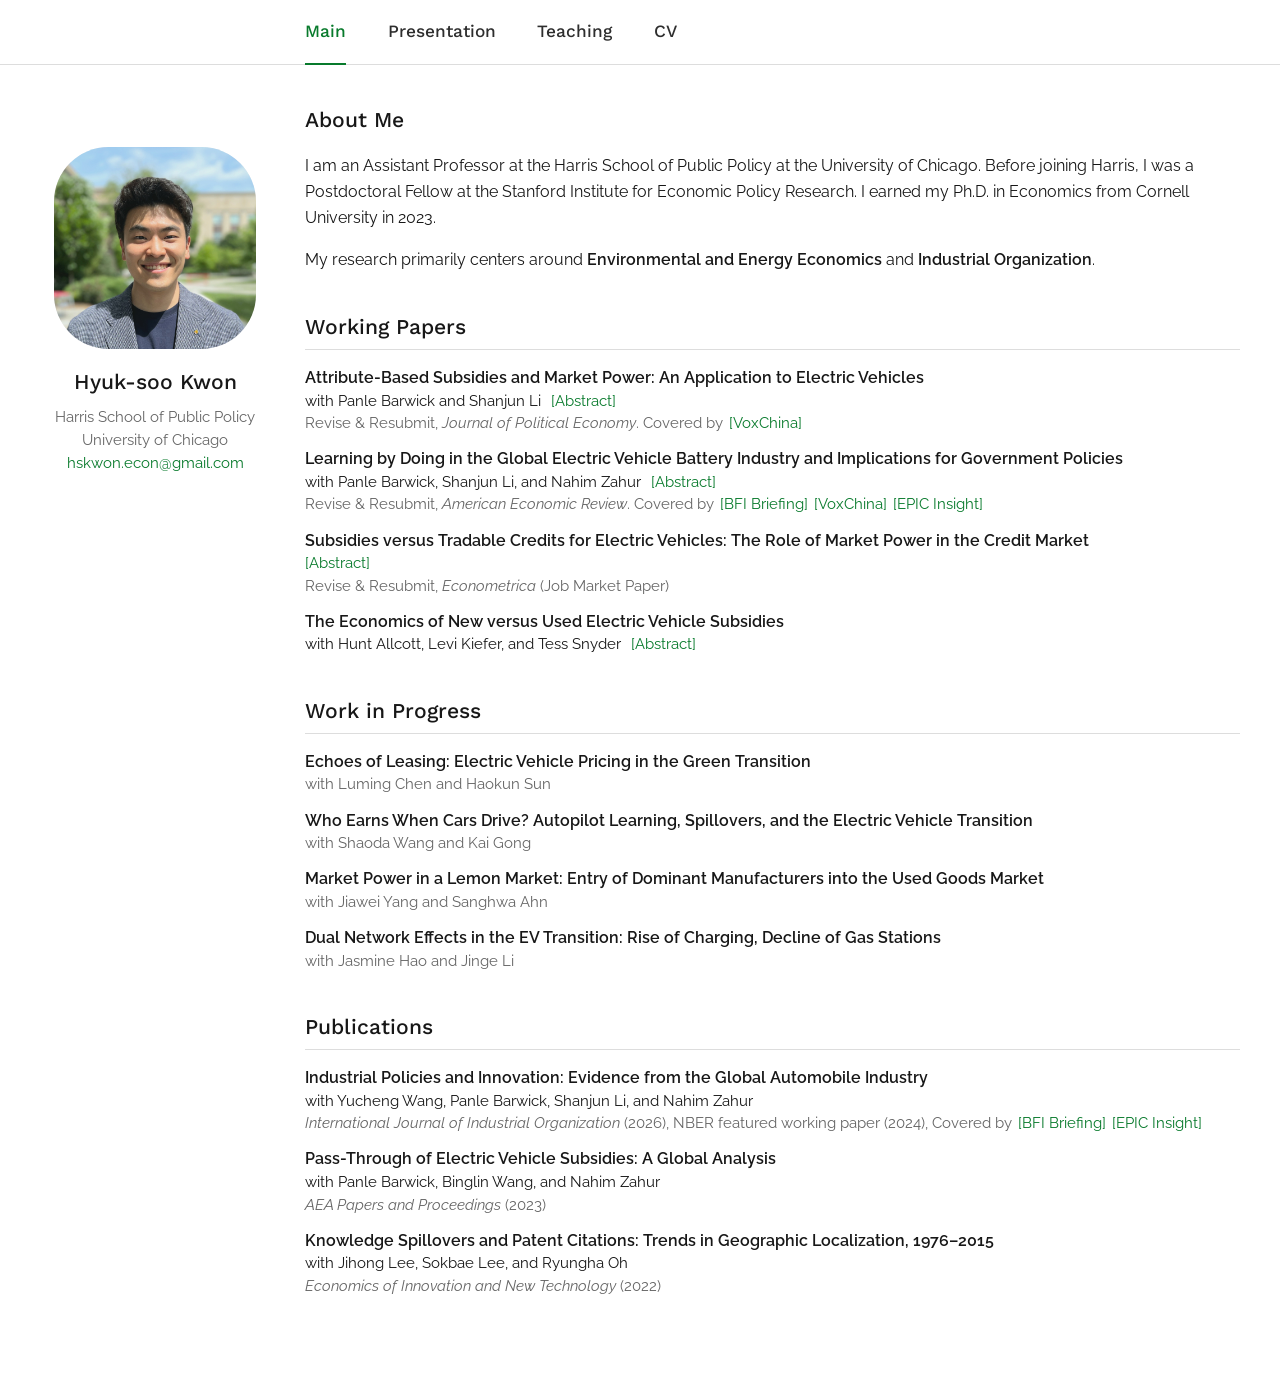
<file: index.html>
<!doctype html>
<html lang="en">
<head>
  <meta charset="utf-8">
  <meta name="viewport" content="width=device-width, initial-scale=1">
  <meta name="description" content="Hyuk-soo Kwon, Assistant Professor at the Harris School of Public Policy at the University of Chicago.">
  <title>Hyuk-soo Kwon</title>
  <link rel="preconnect" href="https://fonts.googleapis.com">
  <link rel="preconnect" href="https://fonts.gstatic.com" crossorigin>
  <link href="https://fonts.googleapis.com/css2?family=Raleway:wght@400;500;600&family=Work+Sans:wght@400;500;600&display=swap" rel="stylesheet">
  <link rel="stylesheet" href="assets/css/style.css?v=20260713e">
</head>
<body>
  <header class="site-header">
    <nav class="site-nav" aria-label="Primary navigation">
        <a href="index.html" class="active" aria-current="page">Main</a>
        <a href="presentations.html">Presentation</a>
        <a href="teaching.html">Teaching</a>
        <a href="files/CV.pdf" target="_blank" rel="noopener">CV</a>
    </nav>
  </header>

  <div class="page-shell">
      <aside class="sidebar">
        <a class="profile-link" href="index.html" aria-label="Go to the main page">
          <div class="profile-frame">
            <div class="profile-fallback" aria-hidden="true">HK</div>
            <img
              class="profile-img"
              src="files/profile.jpeg"
              alt="Hyuk-soo Kwon"
              onerror="this.style.display='none'"
            >
          </div>
        </a>

        <h2 class="name">Hyuk-soo Kwon</h2>
        <div class="profile-details">
          <div>Harris School of Public Policy</div>
          <div>University of Chicago</div>
          <div><a href="mailto:hskwon.econ@gmail.com">hskwon.econ@gmail.com</a></div>
        </div>
      </aside>
    <main class="content">
      <section>
        <h1>About Me</h1>

        <p>
          I am an Assistant Professor at the Harris School of Public Policy at the University of Chicago.
          Before joining Harris, I was a Postdoctoral Fellow at the Stanford Institute for Economic Policy Research.
          I earned my Ph.D. in Economics from Cornell University in 2023.
        </p>

        <p>
          My research primarily centers around <span class="semi-bold">Environmental and Energy Economics</span>
          and <span class="semi-bold">Industrial Organization</span>.
        </p>
      </section>

      <section>
        <h2>Working Papers</h2>

        <article class="paper">
          <p class="paper-title-line">
            <a class="paper-title title-link"
               href="https://www.dropbox.com/scl/fi/4o06h7dus05x0hngn2tsl/EV-subsidy.pdf?rlkey=po2eu5bq4r3z2f1i5hn8rf04n&amp;dl=0"
               target="_blank" rel="noopener">Attribute-Based Subsidies and Market Power: An Application to Electric Vehicles</a>
          </p>
          <p class="paper-author-line">
            with Panle Barwick and Shanjun Li
            <button class="abstract-toggle" type="button" aria-expanded="false">[Abstract]</button>
          </p>
          <p class="paper-status-line">
            Revise &amp; Resubmit, <em>Journal of Political Economy</em>.
            Covered by <a href="https://voxchina.org/show-3-373.html" target="_blank" rel="noopener">[VoxChina]</a>
          </p>
          <div class="abstract-content">
            <p>
              Attribute-based subsidies are commonly used to promote the diffusion of energy-efficient products which are often
              manufactured in industries with significant market power. To understand the impacts of these subsidies, we first
              develop a theoretical framework of attribute-based subsidies in the presence of market power. The model illustrates
              that the welfare impact of subsidies critically hinges on firms' product attribute choices and their implications
              for environmental externalities and market power. We then develop and estimate an equilibrium model with endogenous
              product attributes using comprehensive data on China's vehicle market. Based on the model estimates, we conduct
              counterfactual simulations to examine the impacts of different subsidy designs. Relative to attribute-based subsidies,
              uniform subsidies favor small and environmentally friendly vehicles but exacerbate the quantity distortion from market
              power for high-quality products. In contrast, subsidies based on the driving range and battery capacity or vehicle
              weight generate a large consumer surplus by improving product quality and mitigating market power. Capacity-based
              subsidies induce attributes valued by consumers, mitigate market power, and lead to the largest welfare gain at a
              moderate loss of environmental benefit. The findings highlight the importance of incorporating attribute choice and
              market power considerations in designing attribute-based policies.
            </p>
          </div>
        </article>

        <article class="paper">
          <p class="paper-title-line">
            <a class="paper-title title-link"
               href="https://www.dropbox.com/s/ztek9f53cwmi0on/EV%20battery.pdf?dl=0"
               target="_blank" rel="noopener">Learning by Doing in the Global Electric Vehicle Battery Industry and Implications for Government Policies</a>
          </p>
          <p class="paper-author-line">
            with Panle Barwick, Shanjun Li, and Nahim Zahur
            <button class="abstract-toggle" type="button" aria-expanded="false">[Abstract]</button>
          </p>
          <p class="paper-status-line">
            Revise &amp; Resubmit, <em>American Economic Review</em>.
            Covered by
            <a href="https://bfi.uchicago.edu/insights/drive-down-the-cost-learning-by-doing-and-government-policies-in-the-global-ev-battery-industry/" target="_blank" rel="noopener">[BFI Briefing]</a>
            <a href="https://www.voxchina.org/show-3-402.html" target="_blank" rel="noopener">[VoxChina]</a>
            <a href="https://epic.uchicago.edu/insights/experience-producing-evs-drives-down-costs-driving-up-sales-and-boosting-the-effectiveness-of-subsidies" target="_blank" rel="noopener">[EPIC Insight]</a>
          </p>
          <div class="abstract-content">
            <p>
              The global battery industry has achieved significant cost savings: electric vehicle (EV) battery costs have dropped
              by more than 90% over the past decade. This study assesses the extent to which this sharp decline in lithium-ion battery
              prices is attributable to learning-by-doing, and quantifies the impact of government policies (subsidies and local
              protection policies) on learning. Our analysis is based on a rich dataset consisting of model-level sales, prices, and
              attributes of EVs and battery suppliers and characteristics, for 13 countries from 2013 to 2020, that together account
              for over 95% of global EV sales. We estimate a structural model of the global EV industry, accounting for consumer
              vehicle choices, EV makers' pricing decisions, and bilateral bargaining between EV manufacturers and battery suppliers
              over battery prices. We recover the model-implied battery costs and evaluate how battery costs change with the
              accumulated production experience of battery suppliers, finding that learning-by-doing explains a substantial portion
              of the observed battery cost reductions. Lastly, we use the estimated model to examine the strategies of the US and
              China to protect their domestic battery industries: both countries require automakers to use domestically produced
              batteries to receive EV subsidies. We simulate equilibrium outcomes without such restrictions to evaluate the impact
              of local protectionism on cost-saving innovations in the global battery industry.
            </p>
          </div>
        </article>

        <article class="paper">
          <p class="paper-title-line">
            <a class="paper-title title-link"
               href="https://www.dropbox.com/scl/fi/su0lzq6r6eukhgnvlllp2/JMP.pdf?dl=0&amp;rlkey=ja2xohmggiixwgeyj88kqp9mr&amp;st=utrf92qa"
               target="_blank" rel="noopener">Subsidies versus Tradable Credits for Electric Vehicles: The Role of Market Power in the Credit Market</a>
          </p>
          <p class="paper-author-line">
            <button class="abstract-toggle solo-abstract" type="button" aria-expanded="false">[Abstract]</button>
          </p>
          <p class="paper-status-line">
            Revise &amp; Resubmit, <em>Econometrica</em> (Job Market Paper)
          </p>
          <div class="abstract-content">
            <p>
              As electric vehicle (EV) adoption expands, policymakers consider tradable emission credit systems to replace purchase
              subsidies. This switch not only eliminates subsidy expenditures but also introduces a credit market with two-sided
              market power: conventional automakers demanding credits act as an oligopsony, while EV makers supplying credits act as
              an oligopoly. I develop a theoretical framework in which firms leverage their market power in the output market to
              manipulate the credit price, which encourages them to raise the prices of their primary fuel-type vehicles. To evaluate
              the welfare implications, I estimate a structural model that accounts for equilibrium product portfolios, vehicle
              prices, and the credit price, using data from forty major cities in China. Eliminating subsidies reduces total surplus
              by about 47 billion RMB per year, while firms' strategic behavior under credit trading further reduces consumer surplus
              by about 20 billion RMB, with losses exceeding gains in profits and environmental benefits.
            </p>
          </div>
        </article>

        <article class="paper">
          <p class="paper-title-line">
            <a class="paper-title title-link"
               href="https://papers.ssrn.com/sol3/papers.cfm?abstract_id=5006680"
               target="_blank" rel="noopener">The Economics of New versus Used Electric Vehicle Subsidies</a>
          </p>
          <p class="paper-author-line">
            with Hunt Allcott, Levi Kiefer, and Tess Snyder
            <button class="abstract-toggle" type="button" aria-expanded="false">[Abstract]</button>
          </p>
          <div class="abstract-content">
            <p>
              We study the efficiency and distributional effects of the Inflation Reduction Act (IRA) tax credits for purchasing
              used electric vehicles (EVs), which aimed to address concerns that new EV tax credits primarily benefit higher-income
              buyers. We show theoretically that under certain conditions, tax credits for new versus used EVs have the same economic
              incidence because they interact through used EV resale values. However, using confidential dealership transaction data,
              we find that used EV prices increased by only a limited amount after the IRA was enacted and the tax credits became
              available, suggesting that the initial economic incidence fell primarily on EV buyers who were eligible for the credit.
              Bunching of transaction prices below the credit's $25,000 price threshold increased markedly in 2024 when buyers could
              immediately receive the credit amount as a cash rebate. We then assess the long-run welfare effects of EV tax credits
              using a novel non-stationary dynamic structural model of new and used vehicle markets.
            </p>
          </div>
        </article>
      </section>

      <section>
        <h2>Work in Progress</h2>

        <div class="wip-item">
          <div class="paper-title">Echoes of Leasing: Electric Vehicle Pricing in the Green Transition</div>
          <div class="paper-author-line">with Luming Chen and Haokun Sun</div>
        </div>

        <div class="wip-item">
          <div class="paper-title">Who Earns When Cars Drive? Autopilot Learning, Spillovers, and the Electric Vehicle Transition</div>
          <div class="paper-author-line">with Shaoda Wang and Kai Gong</div>
        </div>

        <div class="wip-item">
          <div class="paper-title">Market Power in a Lemon Market: Entry of Dominant Manufacturers into the Used Goods Market</div>
          <div class="paper-author-line">with Jiawei Yang and Sanghwa Ahn</div>
        </div>

        <div class="wip-item">
          <div class="paper-title">Dual Network Effects in the EV Transition: Rise of Charging, Decline of Gas Stations</div>
          <div class="paper-author-line">with Jasmine Hao and Jinge Li</div>
        </div>
      </section>

      <section>
        <h2>Publications</h2>

        <article class="paper publication">
          <p class="paper-title-line">
            <a class="paper-title title-link"
               href="https://www.sciencedirect.com/science/article/pii/S0167718725000967"
               target="_blank" rel="noopener">Industrial Policies and Innovation: Evidence from the Global Automobile Industry</a>
          </p>
          <p class="paper-author-line">
            with Yucheng Wang, Panle Barwick, Shanjun Li, and Nahim Zahur
          </p>
          <p class="publication-info">
            <em>International Journal of Industrial Organization</em> (2026), NBER featured working paper (2024),
            Covered by
            <a href="https://bfi.uchicago.edu/insights/industrial-policies-and-innovation-evidence-from-the-global-automobile-industry/" target="_blank" rel="noopener">[BFI Briefing]</a>
            <a href="https://epic.uchicago.edu/insights/with-more-policies-encouraging-consumers-to-buy-evs-came-a-threefold-increase-in-new-ev-technology-patents/?mc_cid=9fae8a9575&amp;mc_eid=18d6c56a73" target="_blank" rel="noopener">[EPIC Insight]</a>
          </p>
        </article>

        <article class="paper publication">
          <p class="paper-title-line">
            <a class="paper-title title-link"
               href="https://www.dropbox.com/s/wyiix4s06fo6ivf/GlobalEVPassThrough.pdf?dl=0"
               target="_blank" rel="noopener">Pass-Through of Electric Vehicle Subsidies: A Global Analysis</a>
          </p>
          <p class="paper-author-line">
            with Panle Barwick, Binglin Wang, and Nahim Zahur
          </p>
          <p class="publication-info">
            <em>AEA Papers and Proceedings</em> (2023)
          </p>
        </article>

        <article class="paper publication">
          <p class="paper-title-line">
            <a class="paper-title title-link"
               href="https://www.tandfonline.com/doi/full/10.1080/10438599.2020.1787001?cookieSet=1"
               target="_blank" rel="noopener">Knowledge Spillovers and Patent Citations: Trends in Geographic Localization, 1976–2015</a>
          </p>
          <p class="paper-author-line">
            with Jihong Lee, Sokbae Lee, and Ryungha Oh
          </p>
          <p class="publication-info">
            <em>Economics of Innovation and New Technology</em> (2022)
          </p>
        </article>
      </section>
    </main>
  </div>

  <script src="assets/js/main.js?v=20260713e"></script>
</body>
</html>
</file>
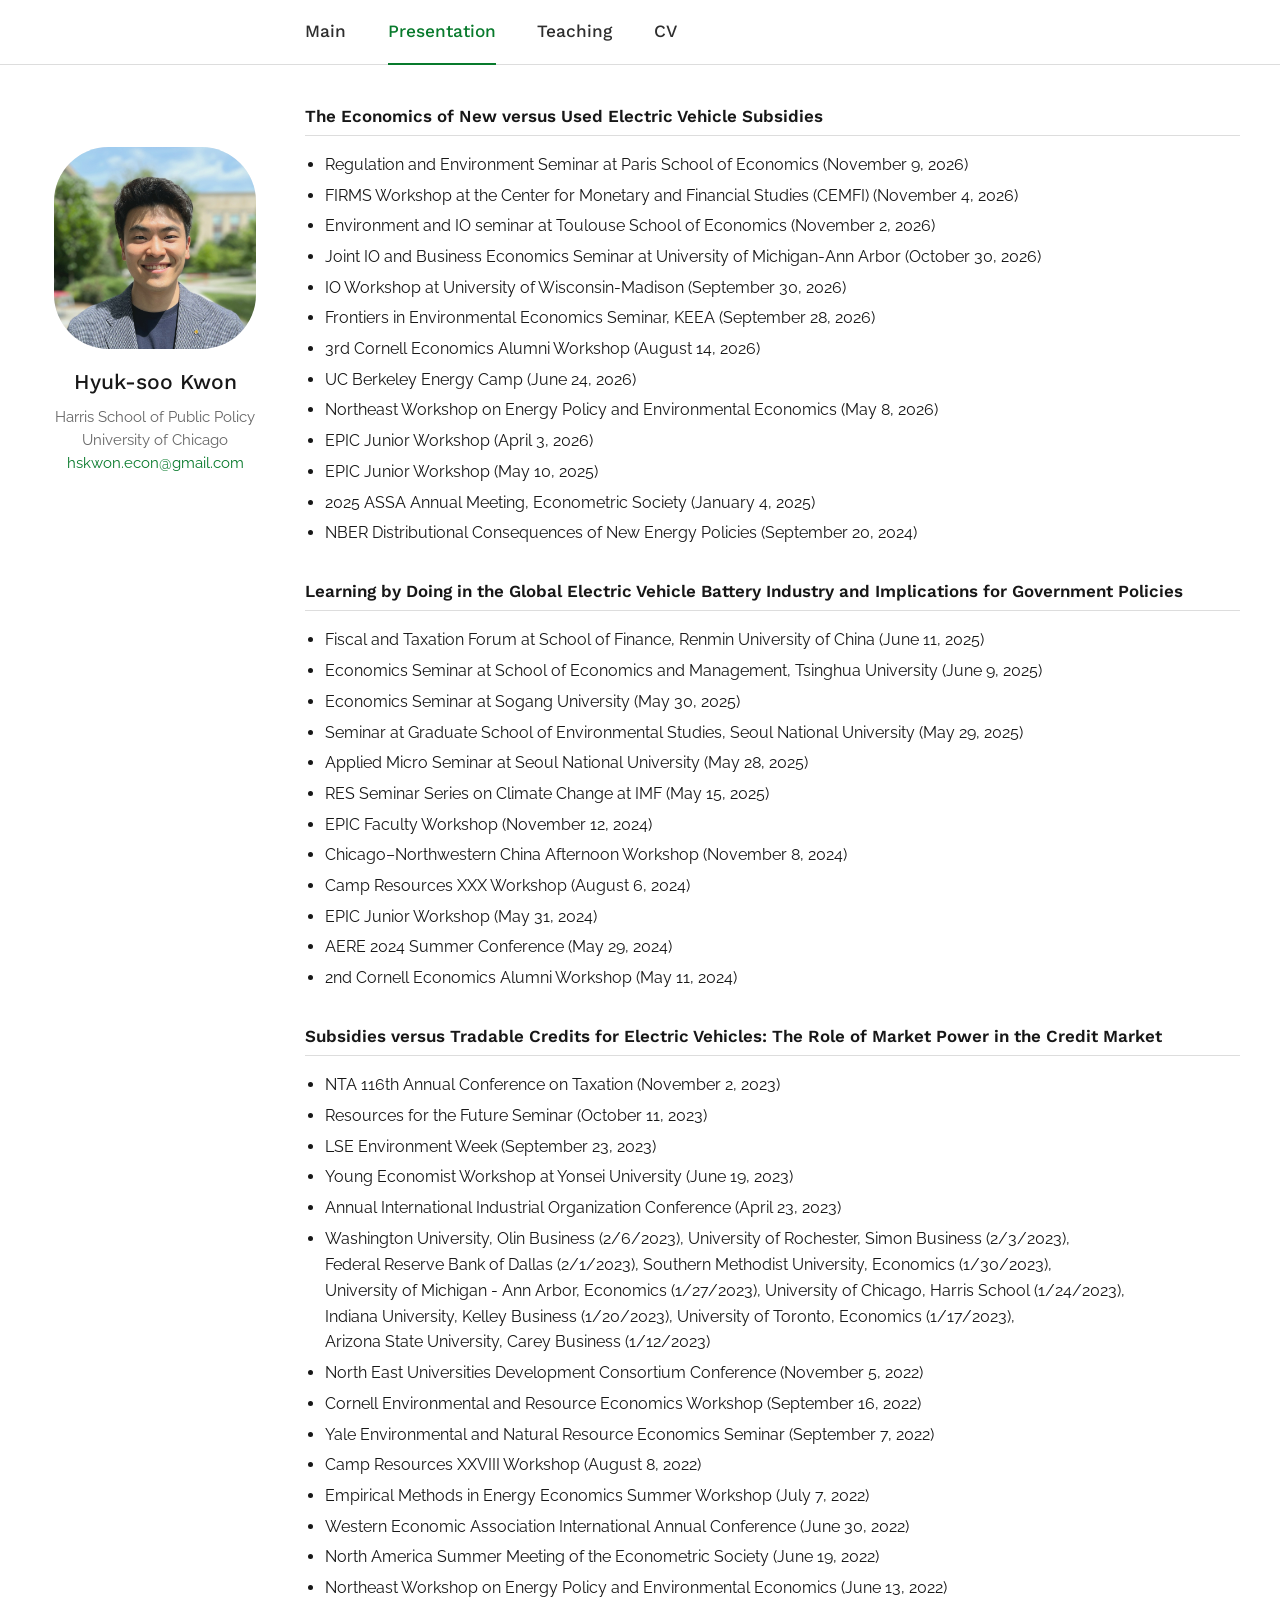
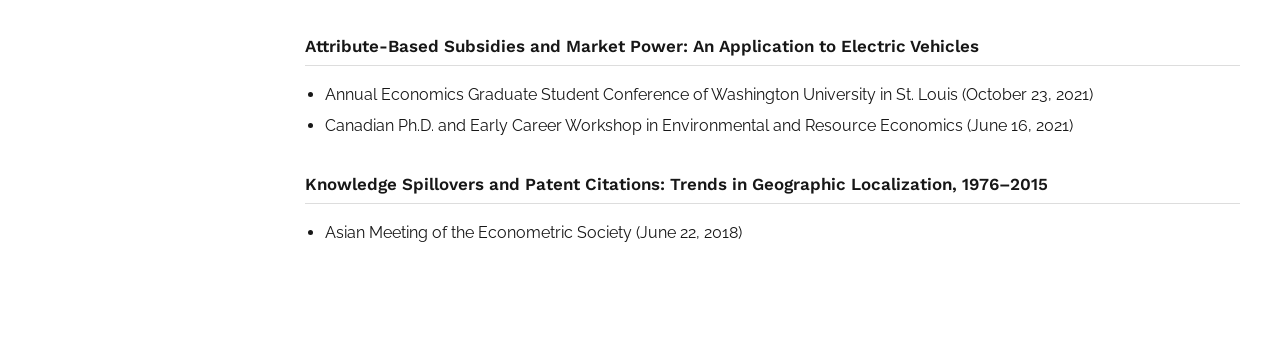
<file: presentations.html>
<!doctype html>
<html lang="en">
<head>
  <meta charset="utf-8">
  <meta name="viewport" content="width=device-width, initial-scale=1">
  <meta name="description" content="Hyuk-soo Kwon, Assistant Professor at the Harris School of Public Policy at the University of Chicago.">
  <title>Presentations | Hyuk-soo Kwon</title>
  <link rel="preconnect" href="https://fonts.googleapis.com">
  <link rel="preconnect" href="https://fonts.gstatic.com" crossorigin>
  <link href="https://fonts.googleapis.com/css2?family=Raleway:wght@400;500;600&family=Work+Sans:wght@400;500;600&display=swap" rel="stylesheet">
  <link rel="stylesheet" href="assets/css/style.css?v=20260713e">
</head>
<body>
  <header class="site-header">
    <nav class="site-nav" aria-label="Primary navigation">
        <a href="index.html">Main</a>
        <a href="presentations.html" class="active" aria-current="page">Presentation</a>
        <a href="teaching.html">Teaching</a>
        <a href="files/CV.pdf" target="_blank" rel="noopener">CV</a>
    </nav>
  </header>

  <div class="page-shell">
      <aside class="sidebar">
        <a class="profile-link" href="index.html" aria-label="Go to the main page">
          <div class="profile-frame">
            <div class="profile-fallback" aria-hidden="true">HK</div>
            <img
              class="profile-img"
              src="files/profile.jpeg"
              alt="Hyuk-soo Kwon"
              onerror="this.style.display='none'"
            >
          </div>
        </a>

        <h2 class="name">Hyuk-soo Kwon</h2>
        <div class="profile-details">
          <div>Harris School of Public Policy</div>
          <div>University of Chicago</div>
          <div><a href="mailto:hskwon.econ@gmail.com">hskwon.econ@gmail.com</a></div>
        </div>
      </aside>
    <main class="content">
      <section class="listing-page">
        <div class="presentation-group first-group">
          <h2>The Economics of New versus Used Electric Vehicle Subsidies</h2>
          <ul>
            <li>Regulation and Environment Seminar at Paris School of Economics (November 9, 2026)</li>
            <li>FIRMS Workshop at the Center for Monetary and Financial Studies (CEMFI) (November 4, 2026)</li>
            <li>Environment and IO seminar at Toulouse School of Economics (November 2, 2026)</li>
            <li>Joint IO and Business Economics Seminar at University of Michigan-Ann Arbor (October 30, 2026)</li>
            <li>IO Workshop at University of Wisconsin-Madison (September 30, 2026)</li>
            <li>Frontiers in Environmental Economics Seminar, KEEA (September 28, 2026)</li>
            <li>3rd Cornell Economics Alumni Workshop (August 14, 2026)</li>
            <li>UC Berkeley Energy Camp (June 24, 2026)</li>
            <li>Northeast Workshop on Energy Policy and Environmental Economics (May 8, 2026)</li>
            <li>EPIC Junior Workshop (April 3, 2026)</li>
            <li>EPIC Junior Workshop (May 10, 2025)</li>
            <li>2025 ASSA Annual Meeting, Econometric Society (January 4, 2025)</li>
            <li>NBER Distributional Consequences of New Energy Policies (September 20, 2024)</li>
          </ul>
        </div>

        <div class="presentation-group">
          <h2>Learning by Doing in the Global Electric Vehicle Battery Industry and Implications for Government Policies</h2>
          <ul>
            <li>Fiscal and Taxation Forum at School of Finance, Renmin University of China (June 11, 2025)</li>
            <li>Economics Seminar at School of Economics and Management, Tsinghua University (June 9, 2025)</li>
            <li>Economics Seminar at Sogang University (May 30, 2025)</li>
            <li>Seminar at Graduate School of Environmental Studies, Seoul National University (May 29, 2025)</li>
            <li>Applied Micro Seminar at Seoul National University (May 28, 2025)</li>
            <li>RES Seminar Series on Climate Change at IMF (May 15, 2025)</li>
            <li>EPIC Faculty Workshop (November 12, 2024)</li>
            <li>Chicago–Northwestern China Afternoon Workshop (November 8, 2024)</li>
            <li>Camp Resources XXX Workshop (August 6, 2024)</li>
            <li>EPIC Junior Workshop (May 31, 2024)</li>
            <li>AERE 2024 Summer Conference (May 29, 2024)</li>
            <li>2nd Cornell Economics Alumni Workshop (May 11, 2024)</li>
          </ul>
        </div>

        <div class="presentation-group">
          <h2>Subsidies versus Tradable Credits for Electric Vehicles: The Role of Market Power in the Credit Market</h2>
          <ul>
            <li>NTA 116th Annual Conference on Taxation (November 2, 2023)</li>
            <li>Resources for the Future Seminar (October 11, 2023)</li>
            <li>LSE Environment Week (September 23, 2023)</li>
            <li>Young Economist Workshop at Yonsei University (June 19, 2023)</li>
            <li>Annual International Industrial Organization Conference (April 23, 2023)</li>
            <li>Washington University, Olin Business (2/6/2023), University of Rochester, Simon Business (2/3/2023),<br>
              Federal Reserve Bank of Dallas (2/1/2023), Southern Methodist University, Economics (1/30/2023),<br>
              University of Michigan - Ann Arbor, Economics (1/27/2023), University of Chicago, Harris School (1/24/2023),<br>
              Indiana University, Kelley Business (1/20/2023), University of Toronto, Economics (1/17/2023),<br>
              Arizona State University, Carey Business (1/12/2023) </li>
            <li>North East Universities Development Consortium Conference (November 5, 2022)</li>
            <li>Cornell Environmental and Resource Economics Workshop (September 16, 2022)</li>
            <li>Yale Environmental and Natural Resource Economics Seminar (September 7, 2022)</li>
            <li>Camp Resources XXVIII Workshop (August 8, 2022)</li>
            <li>Empirical Methods in Energy Economics Summer Workshop (July 7, 2022)</li>
            <li>Western Economic Association International Annual Conference (June 30, 2022)</li>
            <li>North America Summer Meeting of the Econometric Society (June 19, 2022)</li>
            <li>Northeast Workshop on Energy Policy and Environmental Economics (June 13, 2022)</li>
          </ul>
        </div>

        <div class="presentation-group">
          <h2>Attribute-Based Subsidies and Market Power: An Application to Electric Vehicles</h2>
          <ul>
            <li>Annual Economics Graduate Student Conference of Washington University in St. Louis (October 23, 2021)</li>
            <li>Canadian Ph.D. and Early Career Workshop in Environmental and Resource Economics (June 16, 2021)</li>
          </ul>
        </div>

        <div class="presentation-group">
          <h2>Knowledge Spillovers and Patent Citations: Trends in Geographic Localization, 1976–2015</h2>
          <ul>
            <li>Asian Meeting of the Econometric Society (June 22, 2018)</li>
          </ul>
        </div>
      </section>
    </main>
  </div>

  <script src="assets/js/main.js?v=20260713e"></script>
</body>
</html>
</file>
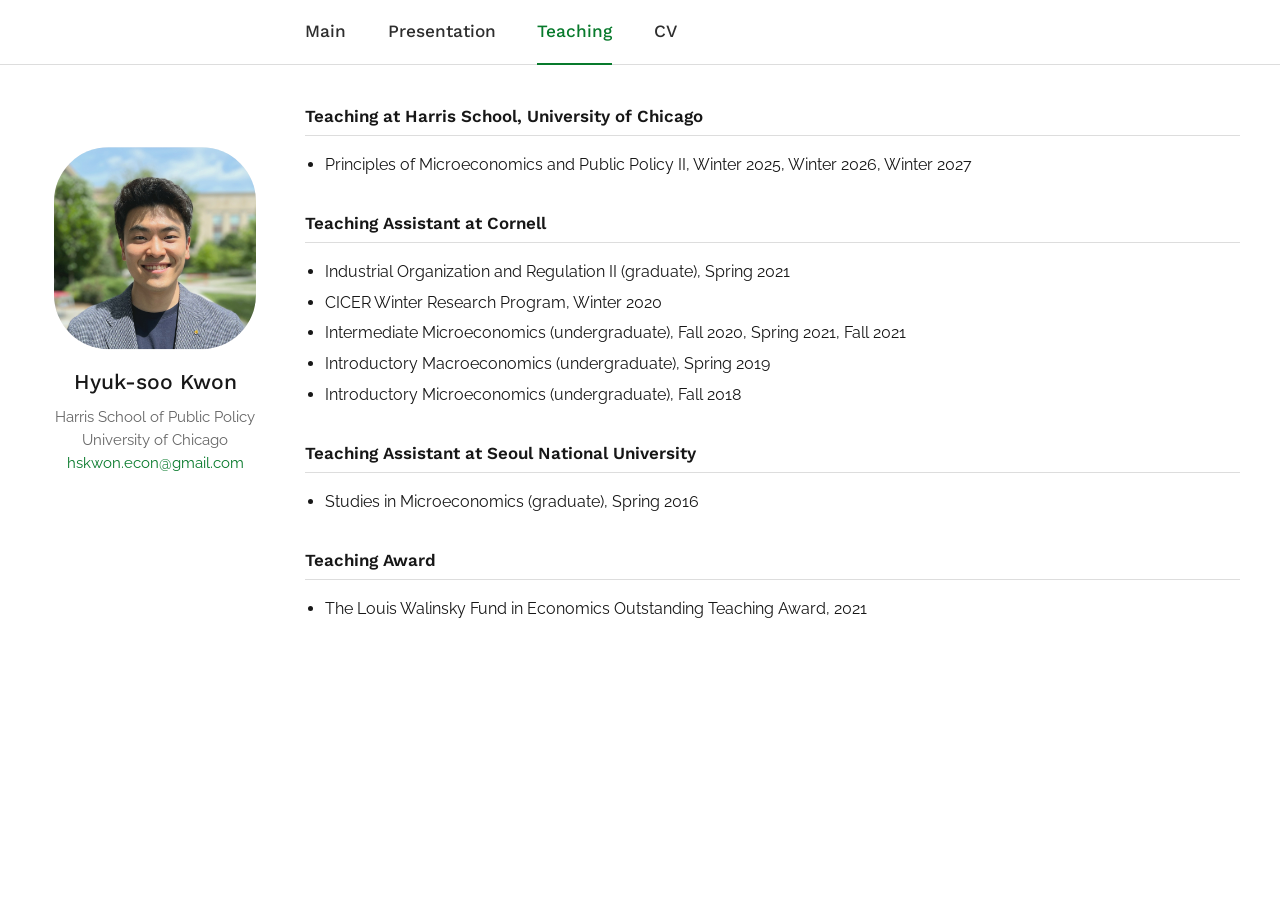
<file: teaching.html>
<!doctype html>
<html lang="en">
<head>
  <meta charset="utf-8">
  <meta name="viewport" content="width=device-width, initial-scale=1">
  <meta name="description" content="Hyuk-soo Kwon, Assistant Professor at the Harris School of Public Policy at the University of Chicago.">
  <title>Teaching | Hyuk-soo Kwon</title>
  <link rel="preconnect" href="https://fonts.googleapis.com">
  <link rel="preconnect" href="https://fonts.gstatic.com" crossorigin>
  <link href="https://fonts.googleapis.com/css2?family=Raleway:wght@400;500;600&family=Work+Sans:wght@400;500;600&display=swap" rel="stylesheet">
  <link rel="stylesheet" href="assets/css/style.css?v=20260713e">
</head>
<body>
  <header class="site-header">
    <nav class="site-nav" aria-label="Primary navigation">
        <a href="index.html">Main</a>
        <a href="presentations.html">Presentation</a>
        <a href="teaching.html" class="active" aria-current="page">Teaching</a>
        <a href="files/CV.pdf" target="_blank" rel="noopener">CV</a>
    </nav>
  </header>

  <div class="page-shell">
      <aside class="sidebar">
        <a class="profile-link" href="index.html" aria-label="Go to the main page">
          <div class="profile-frame">
            <div class="profile-fallback" aria-hidden="true">HK</div>
            <img
              class="profile-img"
              src="files/profile.jpeg"
              alt="Hyuk-soo Kwon"
              onerror="this.style.display='none'"
            >
          </div>
        </a>

        <h2 class="name">Hyuk-soo Kwon</h2>
        <div class="profile-details">
          <div>Harris School of Public Policy</div>
          <div>University of Chicago</div>
          <div><a href="mailto:hskwon.econ@gmail.com">hskwon.econ@gmail.com</a></div>
        </div>
      </aside>
    <main class="content">
      <section class="listing-page">
        <div class="teaching-group first-group">
          <h2>Teaching at Harris School, University of Chicago</h2>
          <ul>
            <li>Principles of Microeconomics and Public Policy II, Winter 2025, Winter 2026, Winter 2027</li>
          </ul>
        </div>

        <div class="teaching-group">
          <h2>Teaching Assistant at Cornell</h2>
          <ul>
            <li>Industrial Organization and Regulation II (graduate), Spring 2021</li>
            <li>CICER Winter Research Program, Winter 2020</li>
            <li>Intermediate Microeconomics (undergraduate), Fall 2020, Spring 2021, Fall 2021</li>
            <li>Introductory Macroeconomics (undergraduate), Spring 2019</li>
            <li>Introductory Microeconomics (undergraduate), Fall 2018</li>
          </ul>
        </div>

        <div class="teaching-group">
          <h2>Teaching Assistant at Seoul National University</h2>
          <ul>
            <li>Studies in Microeconomics (graduate), Spring 2016</li>
          </ul>
        </div>

        <div class="teaching-group">
          <h2>Teaching Award</h2>
          <ul>
            <li>The Louis Walinsky Fund in Economics Outstanding Teaching Award, 2021</li>
          </ul>
        </div>
      </section>
    </main>
  </div>

  <script src="assets/js/main.js?v=20260713e"></script>
</body>
</html>
</file>
<file: assets/css/style.css>
:root {
  --background: #ffffff;
  --text: #171717;
  --muted: #666666;
  --link: #087a2c;
  --link-hover: #04571e;
  --line: #dddddd;
  --sidebar-width: 245px;
}

* {
  box-sizing: border-box;
}

html {
  overflow-y: scroll;
  scroll-behavior: smooth;
}

body {
  margin: 0;
  background: var(--background);
  color: var(--text);
  font-family: "Raleway", Arial, sans-serif;
  font-size: 16px;
  line-height: 1.62;
}

/* The header is full-width on every page. The navigation itself is centered
   relative to the browser viewport, not relative to the content columns. */
.site-header {
  position: sticky;
  top: 0;
  z-index: 100;
  width: 100%;
  background: rgba(255, 255, 255, 0.98);
  border-bottom: 1px solid var(--line);
  backdrop-filter: blur(8px);
}

.site-nav {
  display: flex;
  flex-wrap: nowrap;
  align-items: center;
  justify-content: flex-start;
  width: min(1200px, calc(100% - 3rem));
  min-height: 64px;
  margin: 0 auto;
  padding: 0 0 0 calc(230px + 2.2rem);
  gap: 2.6rem;
  white-space: nowrap;
}

.site-nav a {
  position: relative;
  display: inline-flex;
  align-items: center;
  min-height: 64px;
  color: #2e2e2e;
  font-family: "Work Sans", Arial, sans-serif;
  font-size: 1.08rem;
  font-weight: 500;
  text-decoration: none;
}

.site-nav a:hover,
.site-nav a:focus,
.site-nav a.active {
  color: var(--link);
}

.site-nav a.active::after {
  content: "";
  position: absolute;
  right: 0;
  bottom: -1px;
  left: 0;
  height: 2px;
  background: var(--link);
}

.page-shell {
  display: grid;
  grid-template-columns: 230px minmax(0, 1fr);
  gap: 2.2rem;
  width: min(1200px, calc(100% - 3rem));
  margin: 2rem auto 4rem;
}

.sidebar {
  position: sticky;
  top: 6.2rem;
  align-self: start;
  display: flex;
  flex-direction: column;
  align-items: center;
  padding-top: 3rem;
  text-align: center;
}

.profile-link {
  display: block;
  text-decoration: none;
}

.profile-frame {
  position: relative;
  width: 202px;
  height: 202px;
  margin-bottom: 1rem;
  overflow: hidden;
  border-radius: 27%;
  background: #eeeeee;
}

.profile-fallback {
  position: absolute;
  inset: 0;
  display: grid;
  place-items: center;
  color: #777777;
  font-family: "Work Sans", sans-serif;
  font-size: 2.4rem;
  letter-spacing: 0.05em;
}

.profile-img {
  position: relative;
  z-index: 1;
  display: block;
  width: 100%;
  height: 100%;
  object-fit: cover;
  object-position: center;
}

.name {
  margin: 0 0 0.35rem;
  font-family: "Work Sans", Arial, sans-serif;
  font-size: 1.32rem;
  font-weight: 500;
}

.profile-details {
  color: var(--muted);
  font-size: 0.93rem;
  line-height: 1.55;
}

.profile-details a {
  color: var(--link);
  text-decoration: none;
}

.profile-details a:hover,
.profile-details a:focus {
  color: var(--link-hover);
  text-decoration: underline;
}

.content {
  min-width: 0;
  padding-top: 0.35rem;
}

.content h1,
.content h2 {
  font-family: "Work Sans", Arial, sans-serif;
  font-size: 1.32rem;
  font-weight: 500;
}

.content h1 {
  margin: 0 0 1rem;
}

.content h2 {
  margin: 2.35rem 0 1rem;
  padding-bottom: 0.3rem;
  border-bottom: 1px solid var(--line);
}

.first-group h2 {
  margin-top: 0;
}

.content p {
  margin: 0 0 1rem;
}

.content a,
.abstract-toggle {
  color: var(--link);
  text-decoration: none;
}

.content a:hover,
.content a:focus,
.abstract-toggle:hover,
.abstract-toggle:focus {
  color: var(--link-hover);
  text-decoration: underline;
}

.semi-bold,
.paper-title {
  font-weight: 600;
}

.paper {
  margin-bottom: 0.8rem;
}

/* Use the same compact line spacing for Working Papers,
   Work in Progress, and Publications. These selectors are deliberately
   more specific than `.content p`, so browser-default paragraph spacing
   cannot reappear. */
.content .paper-title-line,
.content .paper-author-line,
.content .paper-status-line,
.content .publication-info,
.wip-item,
.wip-item .paper-title,
.wip-item .paper-author-line {
  line-height: 1.48;
}

.content .paper-title-line,
.content .paper-author-line,
.content .paper-status-line,
.content .publication-info {
  margin: 0;
}

.content .paper-author-line,
.content .paper-status-line,
.content .publication-info {
  margin-top: 0;
}

.paper-author-line {
  font-size: 0.95rem;
}

.paper-status-line,
.publication-info {
  color: var(--muted);
  font-size: 0.94rem;
}

.title-link {
  color: var(--text) !important;
  text-decoration: none !important;
}

.title-link:hover,
.title-link:focus {
  color: var(--text) !important;
  text-decoration: underline !important;
  text-underline-offset: 0.17em;
}

.abstract-toggle {
  display: inline;
  margin-left: 0.35rem;
  padding: 0;
  border: 0;
  background: transparent;
  font: inherit;
  cursor: pointer;
}

.solo-abstract {
  margin-left: 0;
}

.paper-status-line a,
.publication-info a {
  margin-left: 0.12rem;
}

.abstract-content {
  display: none;
  max-width: 820px;
  margin-top: 0.55rem;
  color: #3e3e3e;
  font-size: 0.89rem;
  line-height: 1.62;
  text-align: justify;
}

.abstract-content.open {
  display: block;
}

.abstract-content p {
  margin-bottom: 0;
}

.wip-item {
  margin-bottom: 0.8rem;
}

.wip-item .paper-author-line {
  color: var(--muted);
}

.publication {
  margin-bottom: 0.8rem;
}

.presentation-group,
.teaching-group {
  margin-bottom: 2rem;
}

.presentation-group h2,
.teaching-group h2 {
  margin-top: 1.9rem;
  font-size: 1.06rem;
  font-weight: 600;
}

.first-group h2 {
  margin-top: 0;
}

.content ul {
  margin: 0.2rem 0 0;
  padding-left: 1.25rem;
}

.content li {
  margin-bottom: 0.3rem;
}

@media (max-width: 780px) {
  .site-nav {
    width: min(680px, calc(100% - 2.2rem));
    min-height: 58px;
    margin: 0 auto;
    padding: 0;
    gap: 1.3rem;
    overflow-x: auto;
    justify-content: flex-start;
    scrollbar-width: none;
  }

  .site-nav::-webkit-scrollbar {
    display: none;
  }

  .site-nav a {
    min-height: 58px;
    font-size: 0.9rem;
  }

  .page-shell {
    grid-template-columns: 1fr;
    width: min(680px, calc(100% - 2.2rem));
    gap: 1.2rem;
    margin-top: 0.7rem;
  }

  .sidebar {
    position: relative;
    top: auto;
    padding: 1rem 0 1.25rem;
    border-bottom: 1px solid var(--line);
  }

  .profile-frame {
    width: 118px;
    height: 118px;
    margin-bottom: 0.65rem;
    border-radius: 24%;
  }

  .content {
    padding-top: 0;
  }
}

@media (max-width: 470px) {
  body {
    font-size: 15px;
  }

  .site-nav {
    gap: 1rem;
  }

  .site-nav a {
    font-size: 0.85rem;
  }

  .page-shell {
    width: calc(100% - 1.5rem);
  }

  .paper-author-line,
  .paper-status-line,
  .publication-info {
    font-size: 0.91rem;
  }
}
</file>
